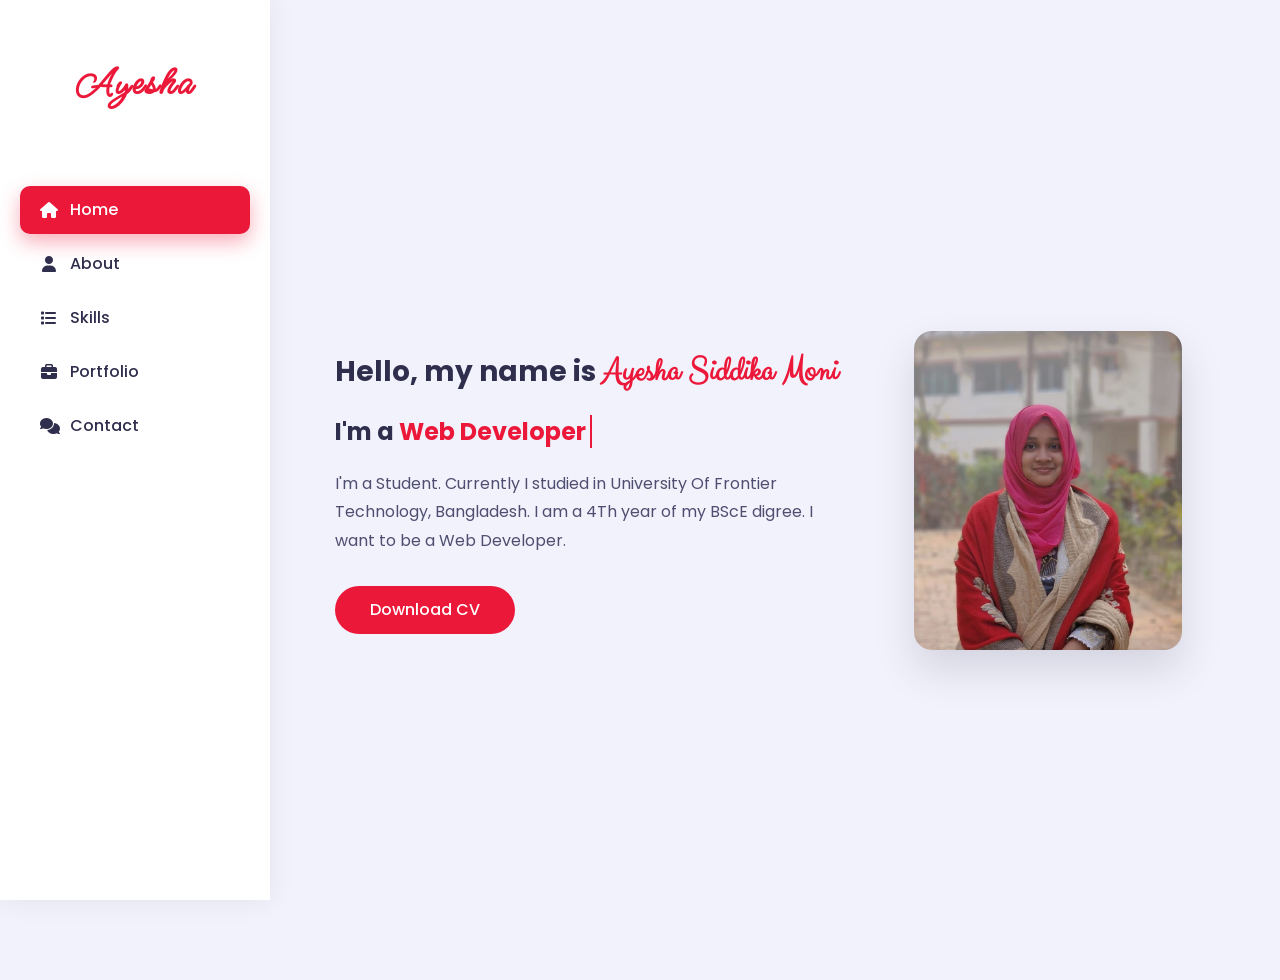
<file: index.html>
<!doctype html>
<html lang="en">
  <head>
    <meta charset="UTF-8" />
    <meta name="viewport" content="width=device-width, initial-scale=1.0" />
    <title>Ayesha Siddika Moni | Portfolio</title>
    <link rel="stylesheet" href="CSS/style.css" />
    <link rel="stylesheet" href="CSS/skin/color-1.css" />
    <link
      rel="stylesheet"
      href="https://cdnjs.cloudflare.com/ajax/libs/font-awesome/6.7.2/css/all.min.css"
    />
  </head>
  <body>
    <div class="main-container">
      <input type="checkbox" id="check" />
      <label for="check" class="checkbtn"><i class="fas fa-bars"></i></label>
      <label for="check" class="nav-overlay"></label>
      <aside class="aside">
        <div class="logo">
          <a href="home.html"><span>Ayesha</span></a>
        </div>
        <ul class="nav">
          <li>
            <a href="home.html" class="active"
              ><i class="fa fa-home"></i>Home</a
            >
          </li>
          <li>
            <a href="about.html"><i class="fa fa-user"></i>About</a>
          </li>
          <li>
            <a href="service.html"><i class="fa fa-list"></i>Skills</a>
          </li>
          <li>
            <a href="portfolio.html"
              ><i class="fa fa-briefcase"></i>Portfolio</a
            >
          </li>
          <li>
            <a href="contact.html"><i class="fa fa-comments"></i>Contact</a>
          </li>
        </ul>
      </aside>
      <div class="main-content">
        <section class="home section">
          <div class="container">
            <div class="row">
              <div class="home-info padd-15">
                <h3 class="hello">
                  Hello, my name is
                  <span class="name">Ayesha Siddika Moni</span>
                </h3>
                <h3 class="my-profession">
                  I'm a <span class="typing">Web Developer</span>
                </h3>
                <p>
                  I'm a Student. Currently I studied in University Of Frontier
                  Technology, Bangladesh. I am a 4Th year of my BScE digree. I
                  want to be a Web Developer.
                </p>
                <a href="CV.pdf" class="btn hire-me">Download CV</a>
              </div>
              <div class="home-img padd-15">
                <img
                  src="images/hero.png"
                  alt="Portrait illustration of Ayesha"
                />
              </div>
            </div>
          </div>
        </section>
      </div>
    </div>
    <script src="js/script.js"></script>
  </body>
</html>
</file>
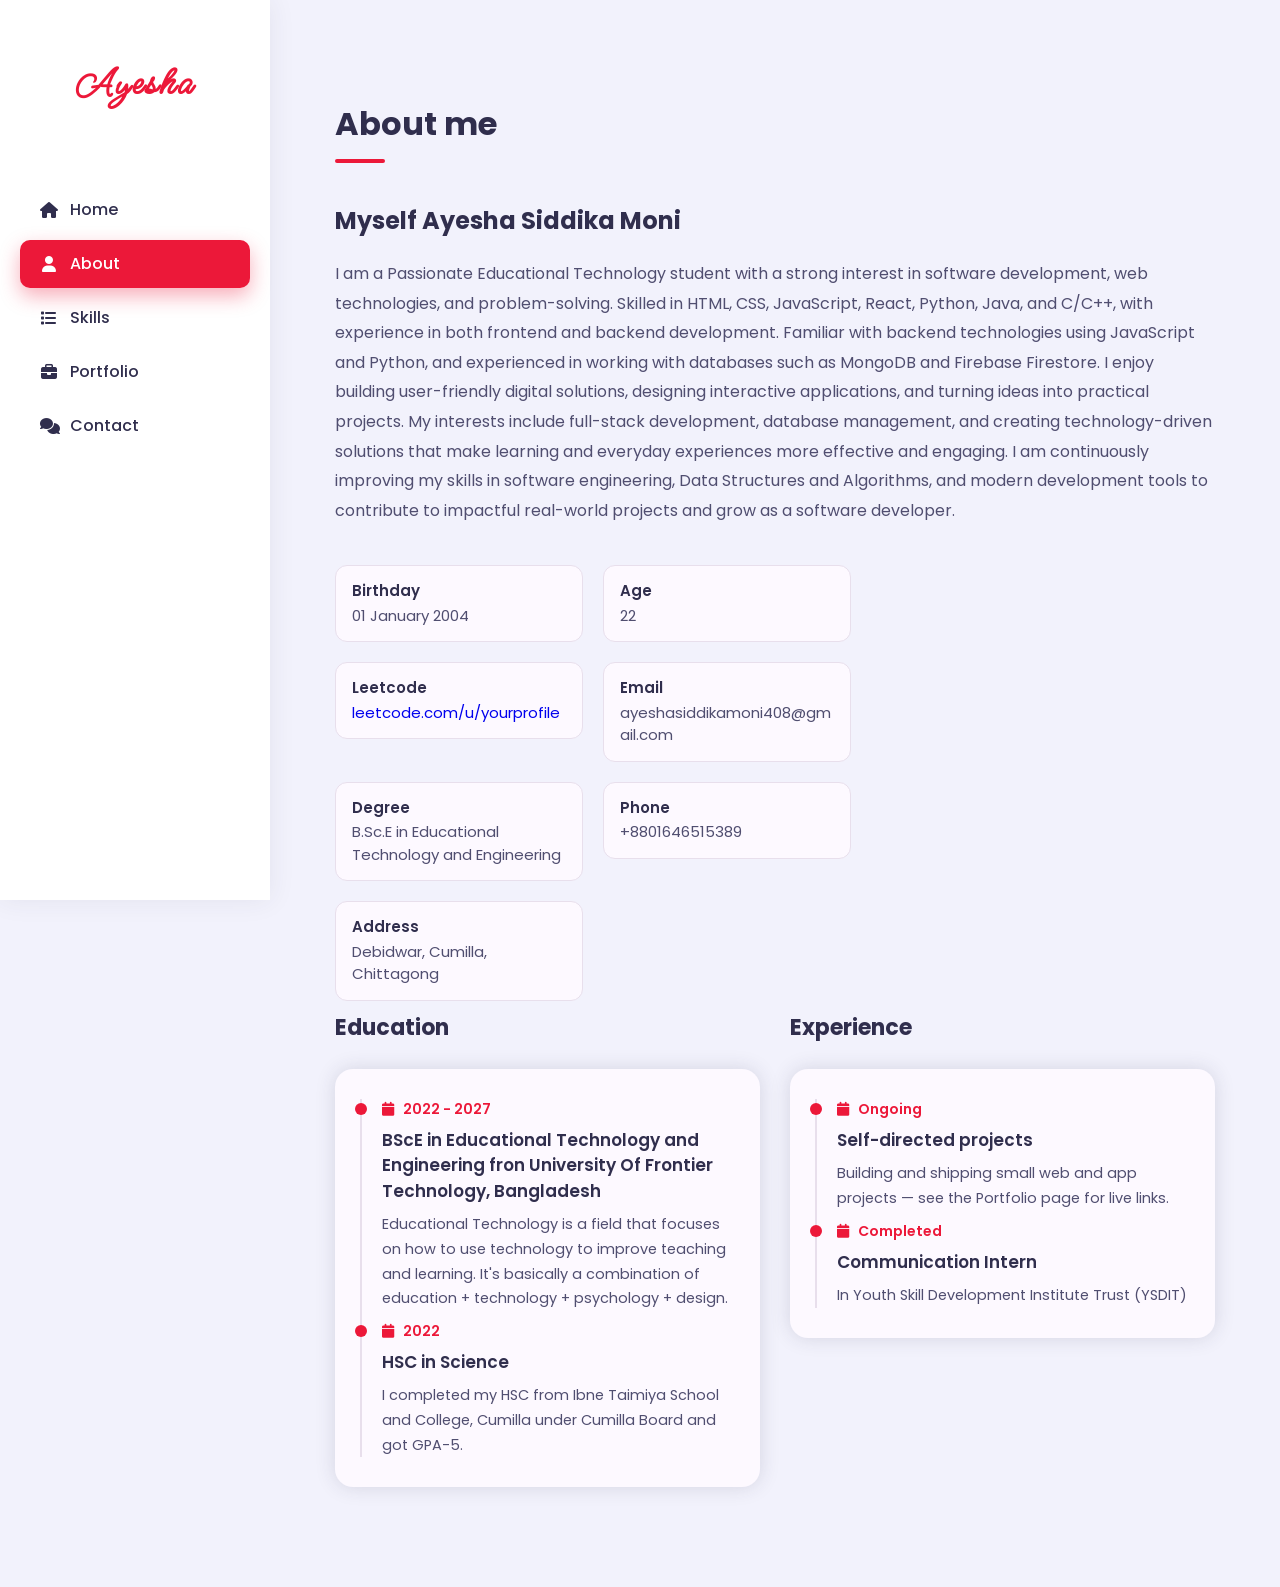
<file: about.html>
<!doctype html>
<html lang="en">
  <head>
    <meta charset="UTF-8" />
    <meta name="viewport" content="width=device-width, initial-scale=1.0" />
    <title>About | Ayesha Siddika Moni</title>
    <link rel="stylesheet" href="CSS/style.css" />
    <link rel="stylesheet" href="CSS/skin/color-1.css" />
    <link
      rel="stylesheet"
      href="https://cdnjs.cloudflare.com/ajax/libs/font-awesome/6.7.2/css/all.min.css"
    />
  </head>
  <body>
    <div class="main-container">
      <input type="checkbox" id="check" />
      <label for="check" class="checkbtn"><i class="fas fa-bars"></i></label>
      <label for="check" class="nav-overlay"></label>
      <aside class="aside">
        <div class="logo">
          <a href="home.html"><span>Ayesha</span></a>
        </div>
        <ul class="nav">
          <li>
            <a href="home.html"><i class="fa fa-home"></i>Home</a>
          </li>
          <li>
            <a href="about.html" class="active"
              ><i class="fa fa-user"></i>About</a
            >
          </li>
          <li>
            <a href="service.html"><i class="fa fa-list"></i>Skills</a>
          </li>
          <li>
            <a href="portfolio.html"
              ><i class="fa fa-briefcase"></i>Portfolio</a
            >
          </li>
          <li>
            <a href="contact.html"><i class="fa fa-comments"></i>Contact</a>
          </li>
        </ul>
      </aside>
      <div class="main-content">
        <section class="about section">
          <div class="container">
            <div class="row">
              <div class="section-title padd-15">
                <h2>About me</h2>
              </div>
            </div>

            <div class="row">
              <div class="about-content padd-15">
                <div class="row">
                  <div class="about-text padd-15">
                    <h3>Myself Ayesha Siddika Moni<span></span></h3>
                    <p>
                      I am a Passionate Educational Technology student with a
                      strong interest in software development, web technologies,
                      and problem-solving. Skilled in HTML, CSS, JavaScript,
                      React, Python, Java, and C/C++, with experience in both
                      frontend and backend development. Familiar with backend
                      technologies using JavaScript and Python, and experienced
                      in working with databases such as MongoDB and Firebase
                      Firestore. I enjoy building user-friendly digital
                      solutions, designing interactive applications, and turning
                      ideas into practical projects. My interests include
                      full-stack development, database management, and creating
                      technology-driven solutions that make learning and
                      everyday experiences more effective and engaging. I am
                      continuously improving my skills in software engineering,
                      Data Structures and Algorithms, and modern development
                      tools to contribute to impactful real-world projects and
                      grow as a software developer.
                    </p>
                  </div>
                </div>

                <div class="row">
                  <div class="personal-info padd-15">
                    <div class="row">
                      <div class="info-item padd-15">
                        <p>Birthday <span>01 January 2004</span></p>
                      </div>
                      <div class="info-item padd-15">
                        <p>Age <span>22</span></p>
                      </div>
                      <div class="info-item padd-15">
                        <p>
                          Leetcode
                          <span
                            ><a
                              href="https://leetcode.com/"
                              target="_blank"
                              rel="noopener"
                              >leetcode.com/u/yourprofile</a
                            ></span
                          >
                        </p>
                      </div>
                      <div class="info-item padd-15">
                        <p>Email <span>ayeshasiddikamoni408@gmail.com</span></p>
                      </div>
                      <div class="info-item padd-15">
                        <p>
                          Degree
                          <span
                            >B.Sc.E in Educational Technology and
                            Engineering</span
                          >
                        </p>
                      </div>
                      <div class="info-item padd-15">
                        <p>Phone <span>+8801646515389</span></p>
                      </div>
                      <div class="info-item padd-15">
                        <p>
                          Address <span>Debidwar, Cumilla, Chittagong</span>
                        </p>
                      </div>
                    </div>
                  </div>
                </div>

                <div class="row">
                  <div class="education padd-15">
                    <h3 class="title">Education</h3>
                    <div class="row">
                      <div class="timeline-box padd-15">
                        <div class="timeline shadow-dark">
                          <div class="timeline-item">
                            <div class="circle-dot"></div>
                            <h3 class="timeline-date">
                              <i class="fa fa-calendar"></i> 2022 - 2027
                            </h3>
                            <h4 class="timeline-title">
                              BScE in Educational Technology and Engineering
                              fron University Of Frontier Technology, Bangladesh
                            </h4>
                            <p class="timeline-text">
                              Educational Technology is a field that focuses on
                              how to use technology to improve teaching and
                              learning. It's basically a combination of
                              education + technology + psychology + design.
                            </p>
                          </div>

                          <div class="timeline-item">
                            <div class="circle-dot"></div>
                            <h3 class="timeline-date">
                              <i class="fa fa-calendar"></i> 2022
                            </h3>
                            <h4 class="timeline-title">HSC in Science</h4>
                            <p class="timeline-text">
                              I completed my HSC from Ibne Taimiya School and
                              College, Cumilla under Cumilla Board and got
                              GPA-5.
                            </p>
                          </div>
                        </div>
                      </div>
                    </div>
                  </div>

                  <div class="experience padd-15">
                    <h3 class="title">Experience</h3>
                    <div class="row">
                      <div class="timeline-box padd-15">
                        <div class="timeline shadow-dark">
                          <div class="timeline-item">
                            <div class="circle-dot"></div>
                            <h3 class="timeline-date">
                              <i class="fa fa-calendar"></i> Ongoing
                            </h3>
                            <h4 class="timeline-title">
                              Self-directed projects
                            </h4>
                            <p class="timeline-text">
                              Building and shipping small web and app projects —
                              see the Portfolio page for live links.
                            </p>
                          </div>
                          <div class="timeline-item">
                            <div class="circle-dot"></div>
                            <h3 class="timeline-date">
                              <i class="fa fa-calendar"></i> Completed
                            </h3>
                            <h4 class="timeline-title">Communication Intern</h4>
                            <p class="timeline-text">
                              In Youth Skill Development Institute Trust (YSDIT)
                            </p>
                          </div>
                        </div>
                      </div>
                    </div>
                  </div>
                </div>
              </div>
            </div>
          </div>
        </section>
      </div>
    </div>
    <script src="js/script.js"></script>
  </body>
</html>
</file>
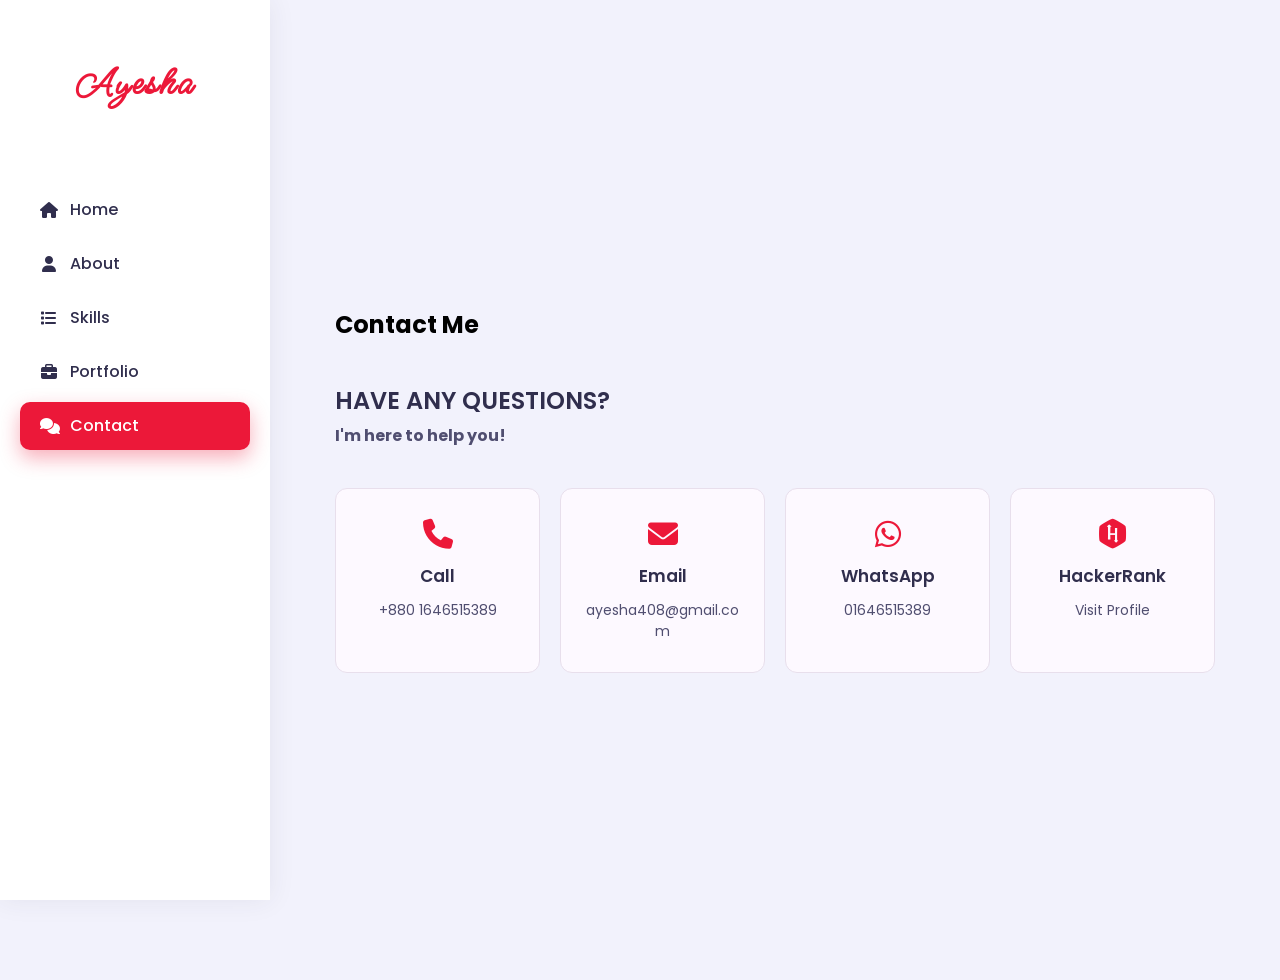
<file: contact.html>
<!DOCTYPE html>
<html lang="en">
  <head>
    <meta charset="UTF-8" />
    <meta name="viewport" content="width=device-width, initial-scale=1.0" />
    <title>Contact | Ayesha Siddika Moni</title>
    <link rel="stylesheet" href="CSS/style.css" />
    <link rel="stylesheet" href="CSS/skin/color-1.css" />
    <link
      rel="stylesheet"
      href="https://cdnjs.cloudflare.com/ajax/libs/font-awesome/6.7.2/css/all.min.css"
    />
  </head>
  <body>
    <div class="main-container">
      <input type="checkbox" id="check" />
      <label for="check" class="checkbtn"><i class="fas fa-bars"></i></label>
      <label for="check" class="nav-overlay"></label>
      <aside class="aside">
        <div class="logo">
          <a href="home.html"><span>Ayesha</span></a>
        </div>
        <ul class="nav">
          <li>
            <a href="home.html"><i class="fa fa-home"></i>Home</a>
          </li>
          <li>
            <a href="about.html"><i class="fa fa-user"></i>About</a>
          </li>
          <li>
            <a href="service.html"><i class="fa fa-list"></i>Skills</a>
          </li>
          <li>
            <a href="portfolio.html"><i class="fa fa-briefcase"></i>Portfolio</a>
          </li>
          <li>
            <a href="contact.html" class="active"><i class="fa fa-comments"></i>Contact</a>
          </li>
        </ul>
      </aside>
      <div class="main-content">
        <section class="contact section">
          <div class="container">
            <div class="row">
              <div class="section-title padd-15">
                <h1>Contact Me</h1>
              </div>
            </div>

            <h3 class="contact-title">Have Any Questions?</h3>
            <h4 class="contact-sub-title">I'm here to help you!</h4>

            <div class="contact-info">
              <div class="contact-card">
                <i class="fa fa-phone"></i>
                <h4>Call</h4>
                <p>+880 1646515389</p>
              </div>

              <div class="contact-card">
                <i class="fa fa-envelope"></i>
                <h4>Email</h4>
                <p>ayesha408@gmail.com</p>
              </div>

              <div class="contact-card">
                <i class="fa-brands fa-whatsapp"></i>
                <h4>WhatsApp</h4>
                <p>01646515389</p>
              </div>

              <div class="contact-card">
                <i class="fa-brands fa-hackerrank"></i>
                <h4>HackerRank</h4>
                <p>
                  <a
                    href="https://www.hackerrank.com/profile/ayeshasiddikamo1"
                    target="_blank"
                    rel="noopener"
                    >Visit Profile</a
                  >
                </p>
              </div>
            </div>
          </div>
        </section>
      </div>
    </div>
    <script src="js/script.js"></script>
  </body>
</html>
</file>
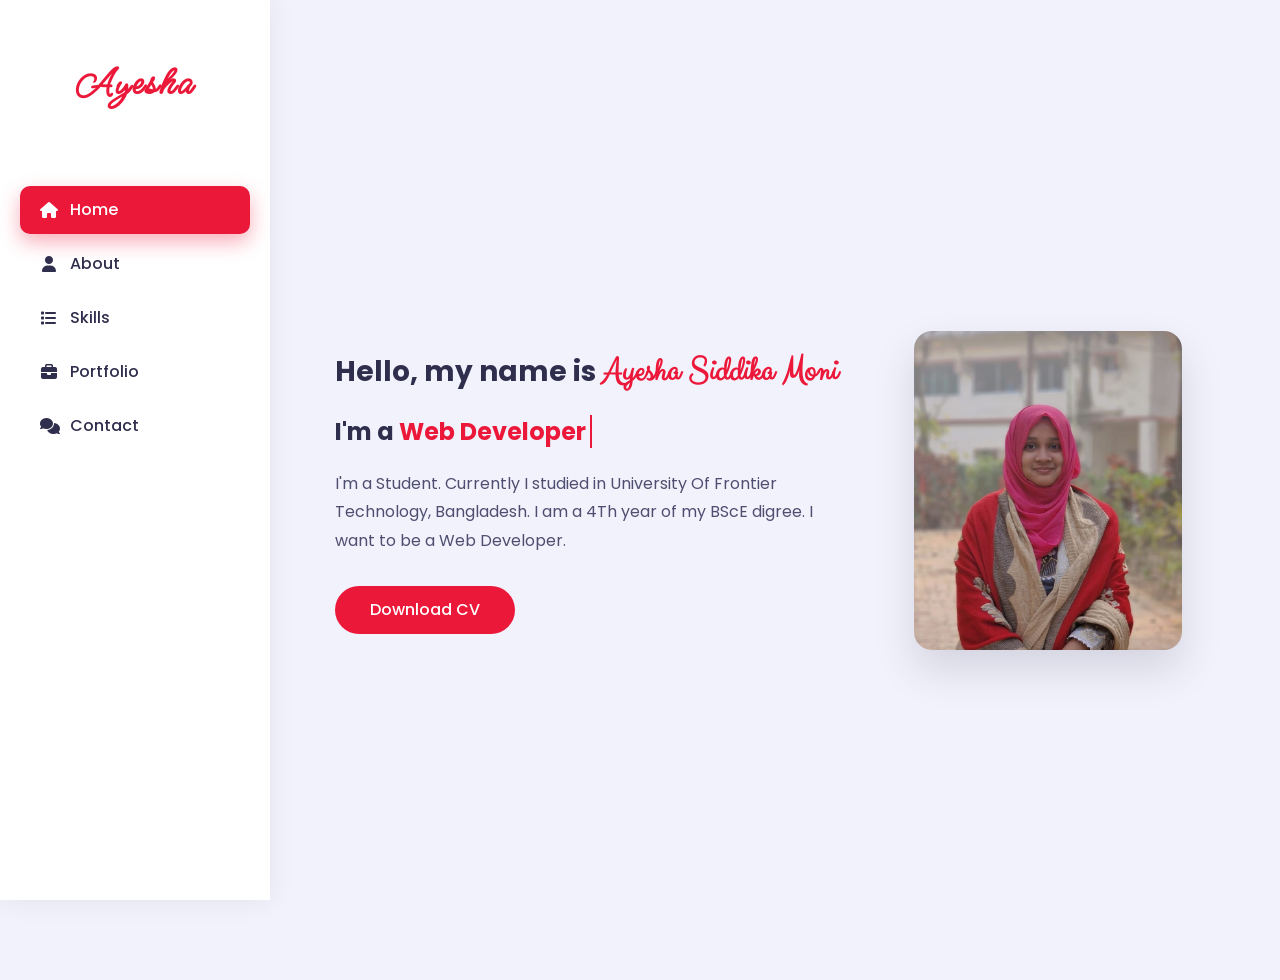
<file: home.html>
<!doctype html>
<html lang="en">
  <head>
    <meta charset="UTF-8" />
    <meta name="viewport" content="width=device-width, initial-scale=1.0" />
    <title>Home | Ayesha Siddika Moni</title>
    <link rel="stylesheet" href="CSS/style.css" />
    <link rel="stylesheet" href="CSS/skin/color-1.css" />
    <link
      rel="stylesheet"
      href="https://cdnjs.cloudflare.com/ajax/libs/font-awesome/6.7.2/css/all.min.css"
    />
  </head>
  <body>
    <div class="main-container">
      <input type="checkbox" id="check" />
      <label for="check" class="checkbtn"><i class="fas fa-bars"></i></label>
      <label for="check" class="nav-overlay"></label>
      <aside class="aside">
        <div class="logo">
          <a href="home.html"><span>Ayesha</span></a>
        </div>
        <ul class="nav">
          <li>
            <a href="home.html" class="active"
              ><i class="fa fa-home"></i>Home</a
            >
          </li>
          <li>
            <a href="about.html"><i class="fa fa-user"></i>About</a>
          </li>
          <li>
            <a href="service.html"><i class="fa fa-list"></i>Skills</a>
          </li>
          <li>
            <a href="portfolio.html"
              ><i class="fa fa-briefcase"></i>Portfolio</a
            >
          </li>
          <li>
            <a href="contact.html"><i class="fa fa-comments"></i>Contact</a>
          </li>
        </ul>
      </aside>
      <div class="main-content">
        <section class="home section">
          <div class="container">
            <div class="row">
              <div class="home-info padd-15">
                <h3 class="hello">
                  Hello, my name is
                  <span class="name">Ayesha Siddika Moni</span>
                </h3>
                <h3 class="my-profession">
                  I'm a <span class="typing">Web Developer</span>
                </h3>
                <p>
                  I'm a Student. Currently I studied in University Of Frontier
                  Technology, Bangladesh. I am a 4Th year of my BScE digree. I
                  want to be a Web Developer.
                </p>
                <a href="CV.pdf" class="btn hire-me">Download CV</a>
              </div>
              <div class="home-img padd-15">
                <img
                  src="images/hero.png"
                  alt="Portrait illustration of Ayesha"
                />
              </div>
            </div>
          </div>
        </section>
      </div>
    </div>
    <script src="js/script.js"></script>
  </body>
</html>
</file>
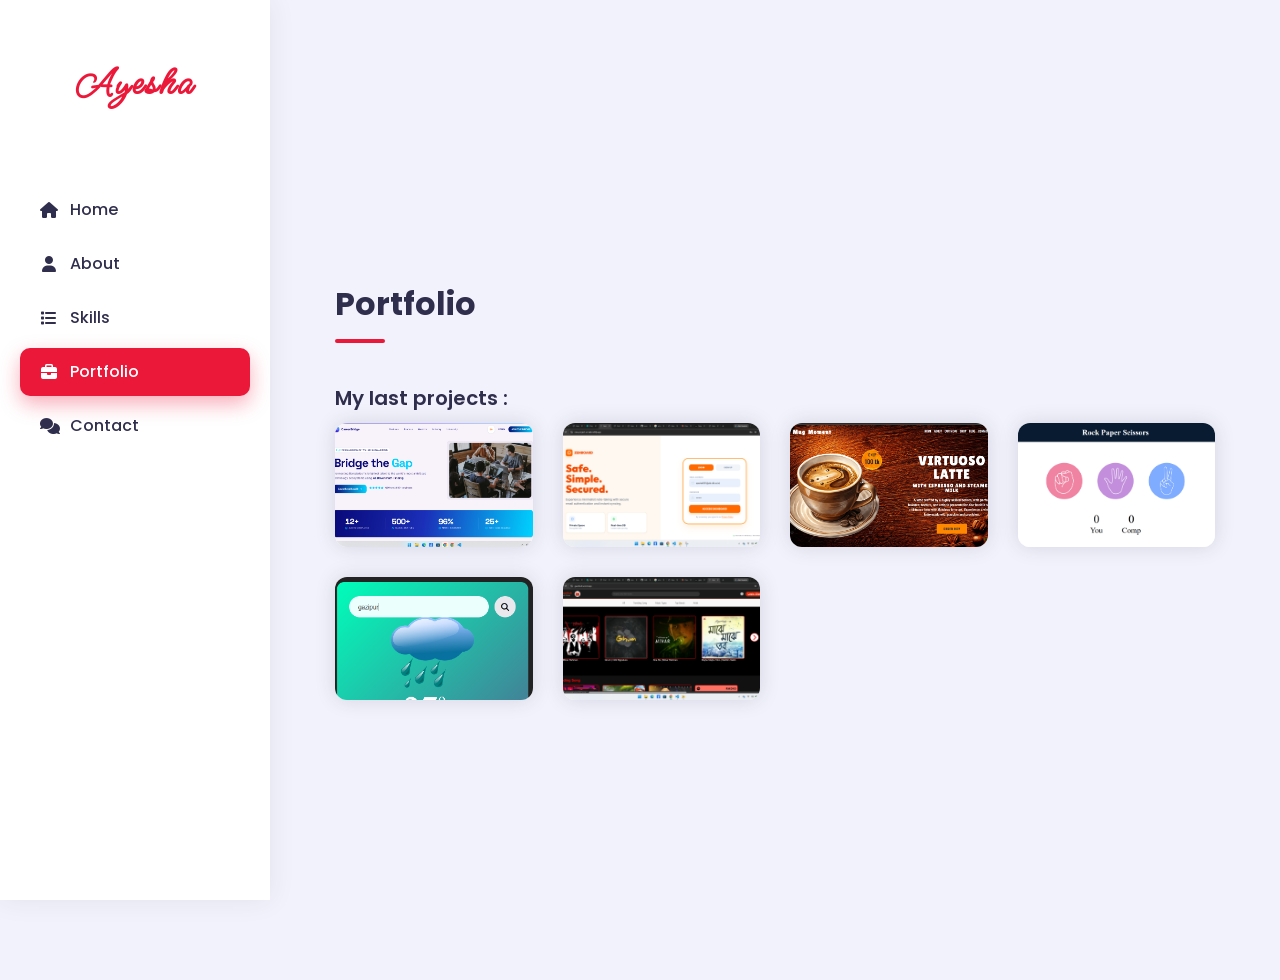
<file: portfolio.html>
<!DOCTYPE html>
<html lang="en">
  <head>
    <meta charset="UTF-8" />
    <meta name="viewport" content="width=device-width, initial-scale=1.0" />
    <title>Portfolio | Ayesha Siddika Moni</title>
    <link rel="stylesheet" href="CSS/style.css" />
    <link rel="stylesheet" href="CSS/skin/color-1.css" />
    <link
      rel="stylesheet"
      href="https://cdnjs.cloudflare.com/ajax/libs/font-awesome/6.7.2/css/all.min.css"
    />
  </head>
  <body>
    <div class="main-container">
      <input type="checkbox" id="check" />
      <label for="check" class="checkbtn"><i class="fas fa-bars"></i></label>
      <label for="check" class="nav-overlay"></label>
      <aside class="aside">
        <div class="logo">
          <a href="home.html"><span>Ayesha</span></a>
        </div>
        <ul class="nav">
          <li>
            <a href="home.html"><i class="fa fa-home"></i>Home</a>
          </li>
          <li>
            <a href="about.html"><i class="fa fa-user"></i>About</a>
          </li>
          <li>
            <a href="service.html"><i class="fa fa-list"></i>Skills</a>
          </li>
          <li>
            <a href="portfolio.html" class="active"><i class="fa fa-briefcase"></i>Portfolio</a>
          </li>
          <li>
            <a href="contact.html"><i class="fa fa-comments"></i>Contact</a>
          </li>
        </ul>
      </aside>
      <div class="main-content">
        <section class="portfolio section">
          <div class="container">
            <div class="row">
              <div class="section-title padd-15">
                <h2>Portfolio</h2>
              </div>
            </div>
            <div class="row">
              <div class="portfolio-heading padd-15">
                <h2>My last projects :</h2>
              </div>
            </div>

            <div class="row portfolio-grid">
              <!-- Populated by js/script.js from the projects array -->
              <div class="portfolio-item padd-15">
                <div class="portfolio-item-inner shadow-dark">
                  <div class="portfolio-img">
                    <img src="images/pic_1.jpg" alt="Project preview" />
                  </div>
                </div>
              </div>
            </div>
          </div>
        </section>
      </div>
    </div>
    <script src="js/script.js"></script>
  </body>
</html>
</file>
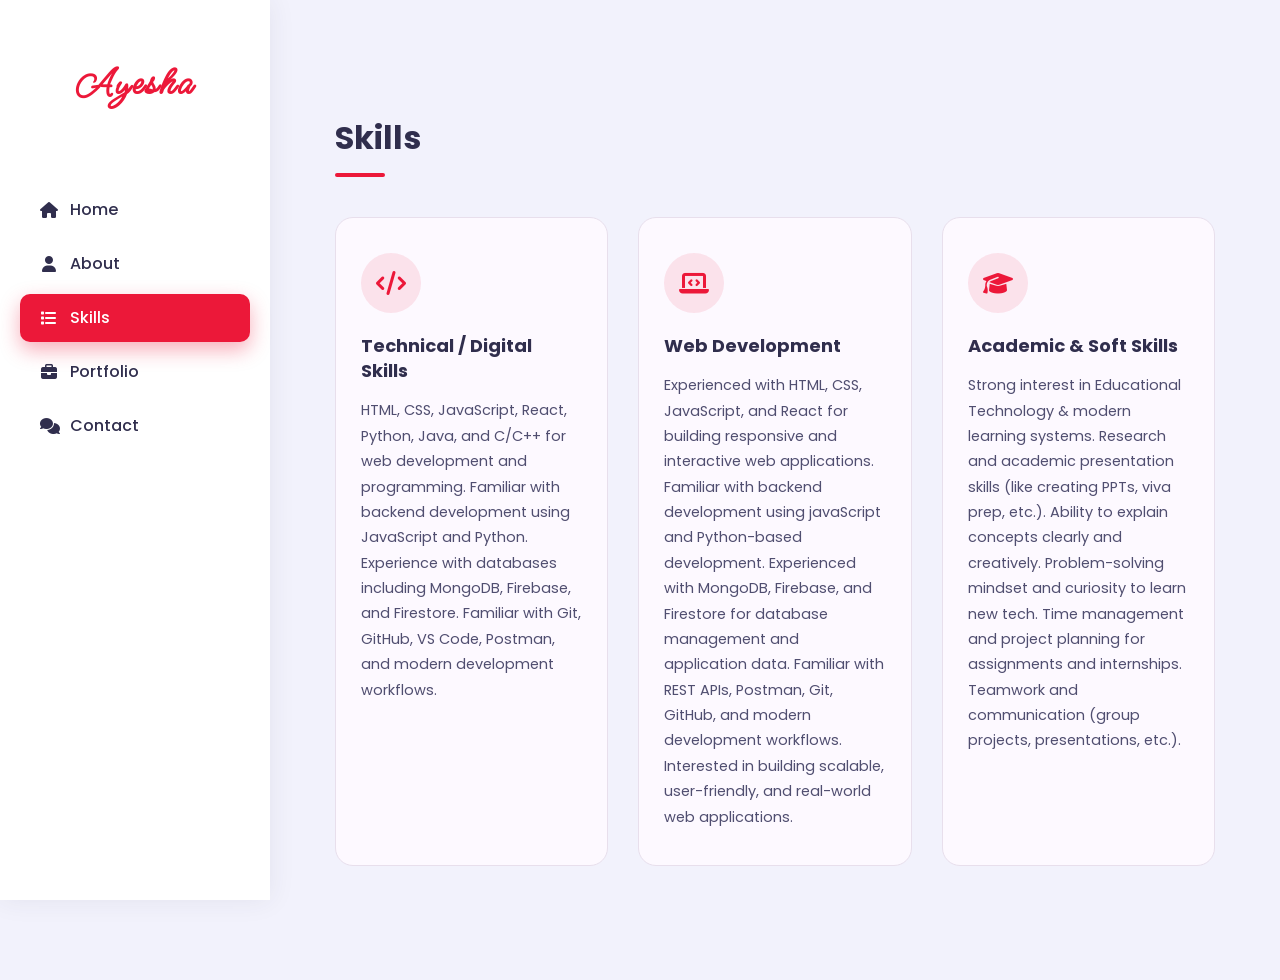
<file: service.html>
<!doctype html>
<html lang="en">
  <head>
    <meta charset="UTF-8" />
    <meta name="viewport" content="width=device-width, initial-scale=1.0" />
    <title>Skills | Ayesha Siddika Moni</title>
    <link rel="stylesheet" href="CSS/style.css" />
    <link rel="stylesheet" href="CSS/skin/color-1.css" />
    <link
      rel="stylesheet"
      href="https://cdnjs.cloudflare.com/ajax/libs/font-awesome/6.7.2/css/all.min.css"
    />
  </head>
  <body>
    <div class="main-container">
      <input type="checkbox" id="check" />
      <label for="check" class="checkbtn"><i class="fas fa-bars"></i></label>
      <label for="check" class="nav-overlay"></label>
      <aside class="aside">
        <div class="logo">
          <a href="home.html"><span>Ayesha</span></a>
        </div>
        <ul class="nav">
          <li>
            <a href="home.html"><i class="fa fa-home"></i>Home</a>
          </li>
          <li>
            <a href="about.html"><i class="fa fa-user"></i>About</a>
          </li>
          <li>
            <a href="service.html" class="active"
              ><i class="fa fa-list"></i>Skills</a
            >
          </li>
          <li>
            <a href="portfolio.html"
              ><i class="fa fa-briefcase"></i>Portfolio</a
            >
          </li>
          <li>
            <a href="contact.html"><i class="fa fa-comments"></i>Contact</a>
          </li>
        </ul>
      </aside>
      <div class="main-content">
        <div class="services section">
          <div class="container">
            <div class="row">
              <div class="section-title padd-15">
                <h2>Skills</h2>
              </div>
            </div>
            <div class="row">
              <div class="service-item padd-15">
                <div class="service-item-inner">
                  <div class="icon">
                    <i class="fa fa-code"></i>
                  </div>
                  <h4>Technical / Digital Skills</h4>
                  <p>
                    HTML, CSS, JavaScript, React, Python, Java, and C/C++ for
                    web development and programming. Familiar with backend
                    development using JavaScript and Python. Experience with
                    databases including MongoDB, Firebase, and Firestore.
                    Familiar with Git, GitHub, VS Code, Postman, and modern
                    development workflows.
                  </p>
                </div>
              </div>
              <div class="service-item padd-15">
                <div class="service-item-inner">
                  <div class="icon">
                    <i class="fa fa-laptop-code"></i>
                  </div>
                  <h4>Web Development</h4>
                  <p>
                    Experienced with HTML, CSS, JavaScript, and React for
                    building responsive and interactive web applications.
                    Familiar with backend development using javaScript and
                    Python-based development. Experienced with MongoDB,
                    Firebase, and Firestore for database management and
                    application data. Familiar with REST APIs, Postman, Git,
                    GitHub, and modern development workflows. Interested in
                    building scalable, user-friendly, and real-world web
                    applications.
                  </p>
                </div>
              </div>
              <div class="service-item padd-15">
                <div class="service-item-inner">
                  <div class="icon">
                    <i class="fa fa-graduation-cap"></i>
                  </div>
                  <h4>Academic & Soft Skills</h4>
                  <p>
                    Strong interest in Educational Technology & modern learning
                    systems. Research and academic presentation skills (like
                    creating PPTs, viva prep, etc.). Ability to explain concepts
                    clearly and creatively. Problem-solving mindset and
                    curiosity to learn new tech. Time management and project
                    planning for assignments and internships. Teamwork and
                    communication (group projects, presentations, etc.).
                  </p>
                </div>
              </div>
            </div>
          </div>
        </div>
      </div>
    </div>
    <script src="js/script.js"></script>
  </body>
</html>
</file>
<file: CSS/style.css>
@import url('https://fonts.googleapis.com/css2?family=Clicker+Script&family=Ms+Madi&family=Poppins:ital,wght@0,100;0,200;0,300;0,400;0,500;0,600;0,700;0,800;0,900;1,100;1,200;1,300;1,400;1,500;1,600;1,700;1,800;1,900&display=swap');

:root {
    --bg-black-900: #f2f2fc;
    --bg-black-100: #fdf9ff;
    --bg-black-50: #e8dfec;
    --text-black-900: #302e4d;
    --text-black-700: #504e70;
    --skin-color: #ec1839;
    --skin-color-rgb: 236, 24, 57;
    --radius-md: 12px;
    --radius-lg: 18px;
}

* {
    margin: 0;
    padding: 0;
    outline: none;
    text-decoration: none;
    box-sizing: border-box;
}

::before, ::after {
    box-sizing: border-box;
}

html {
    scroll-behavior: smooth;
}

body {
    line-height: 1.5;
    font-size: 16px;
    font-family: 'Poppins', sans-serif;
    background: var(--bg-black-900);
    overflow-x: hidden;
}

img {
    max-width: 100%;
    display: block;
}

ul {
    list-style: none;
}

.hidden {
    display: none !important;
}

/* ===== Main Layout ===== */
.main-container {
    position: relative;
    min-height: 100vh;
}

.aside {
    width: 270px;
    background: #fff;
    position: fixed;
    left: 0;
    top: 0;
    height: 100vh;
    padding-top: 40px;
    box-shadow: 0 0 25px rgba(48, 46, 77, 0.08);
    z-index: 1000;
    transition: transform 0.35s ease;
    display: flex;
    flex-direction: column;
}

.aside .logo {
    margin-bottom: 30px;
    text-align: center;
}

.aside .logo a {
    color: var(--text-black-900);
    font-weight: 900;
    font-size: 32px;
    letter-spacing: 3px;
    position: relative;
    display: inline-block;
    padding: 15px;
}

.aside .logo a span {
    font-family: 'Ms Madi', cursive;
    font-size: 40px;
    color: var(--skin-color);
}

/* ===== Nav ===== */
.nav {
    list-style: none;
    padding: 0;
    margin-top: 20px;
    display: block;
}

.nav li {
    margin: 6px 20px;
}

.nav li a {
    display: flex;
    align-items: center;
    padding: 12px 20px;
    font-size: 16px;
    font-weight: 500;
    color: var(--text-black-900);
    border-radius: 10px;
    transition: background 0.25s ease, color 0.25s ease, transform 0.25s ease;
}

.nav i {
    margin-right: 12px;
    width: 18px;
    text-align: center;
}

.nav li a:hover {
    background: rgba(var(--skin-color-rgb), 0.1);
    color: var(--skin-color);
    transform: translateX(4px);
}

.nav li a.active {
    background: var(--skin-color);
    color: #fff;
    box-shadow: 0 8px 20px rgba(var(--skin-color-rgb), 0.35);
}

/* Hamburger */
.checkbtn {
    display: none;
    font-size: 24px;
    cursor: pointer;
    position: fixed;
    top: 18px;
    right: 20px;
    z-index: 1200;
    color: var(--text-black-900);
    background: #fff;
    width: 46px;
    height: 46px;
    align-items: center;
    justify-content: center;
    border-radius: 50%;
    box-shadow: 0 4px 15px rgba(48, 46, 77, 0.15);
    transition: color 0.25s ease;
}

.checkbtn:hover {
    color: var(--skin-color);
}

/* Hide checkbox, driven purely by CSS for a no-JS-required drawer */
#check {
    display: none;
}

/* Tap-outside-to-close backdrop (a <label for="check">, so no JS needed) */
.nav-overlay {
    display: none;
    position: fixed;
    inset: 0;
    background: rgba(48, 46, 77, 0.45);
    z-index: 900;
    cursor: pointer;
}

.main-content {
    margin-left: 270px;
    padding: 40px 50px;
    min-height: 100vh;
}

.container {
    max-width: 1100px;
    width: 100%;
    margin: auto;
    padding: 0 15px;
}

.row {
    display: flex;
    flex-wrap: wrap;
    margin-left: -15px;
    margin-right: -15px;
}

.padd-15 {
    padding-left: 15px;
    padding-right: 15px;
}

.section {
    min-height: 100vh;
    display: flex;
    flex-direction: column;
    justify-content: center;
    padding: 60px 0;
}

.section-title {
    flex: 0 0 100%;
    max-width: 100%;
    margin-bottom: 40px;
}

.section-title h2 {
    font-size: 32px;
    color: var(--text-black-900);
    font-weight: 700;
    position: relative;
    display: inline-block;
    padding-bottom: 15px;
}

.section-title h2::before {
    content: '';
    height: 4px;
    width: 50px;
    background-color: var(--skin-color);
    position: absolute;
    bottom: 0;
    left: 0;
    border-radius: 4px;
}

.btn {
    font-size: 16px;
    font-weight: 500;
    padding: 12px 35px;
    color: white;
    border-radius: 40px;
    display: inline-block;
    white-space: nowrap;
    border: none;
    background: var(--skin-color);
    transition: all 0.3s ease;
    cursor: pointer;
}

.btn:hover {
    transform: translateY(-3px) scale(1.03);
    box-shadow: 0 10px 20px rgba(var(--skin-color-rgb), 0.35);
}

.shadow-dark {
    box-shadow: 0 0 20px rgba(48, 46, 77, 0.15);
}

/* ===== Home Section ===== */
.home {
    min-height: 100vh;
    color: var(--text-black-900);
}

.home .row {
    align-items: center;
}

.home .home-info {
    flex: 0 0 60%;
    max-width: 60%;
}

.home .home-img {
    flex: 0 0 40%;
    max-width: 40%;
    text-align: center;
}

h3.hello {
    font-size: 28px;
    margin-bottom: 15px;
}

h3.hello span {
    font-family: 'Clicker Script', cursive;
    font-size: 35px;
    font-weight: 700;
    color: var(--skin-color);
}

h3.my-profession {
    font-size: 24px;
    margin-bottom: 20px;
}

.typing {
    color: var(--skin-color);
    border-right: 2px solid var(--skin-color);
    padding-right: 4px;
}

.home-info p {
    margin-bottom: 30px;
    font-size: 16px;
    color: var(--text-black-700);
    line-height: 1.8;
    max-width: 520px;
}

.home .home-img img {
    max-width: 80%;
    height: auto;
    border-radius: var(--radius-lg);
    box-shadow: 0 20px 40px rgba(48, 46, 77, 0.15);
    margin: 0 auto;
}

/* ===== About Section ===== */
.about .about-content .about-text h3 {
    font-size: 24px;
    margin-bottom: 20px;
    font-weight: 700;
    color: var(--text-black-900);
}

.about .about-content .about-text h3 span {
    color: var(--skin-color);
}

.about .about-content .about-text p {
    color: var(--text-black-700);
    line-height: 1.85;
}

.about .row {
    display: flex;
    flex-wrap: wrap;
}

.about .about-content .personal-info {
    flex: 0 0 60%;
    max-width: 60%;
    margin-top: 30px;
}

.about .about-content .personal-info .row {
    margin-left: -10px;
    margin-right: -10px;
}

.info-item {
    flex: 0 0 50%;
    max-width: 50%;
    padding: 10px;
}

.info-item p {
    font-size: 15px;
    font-weight: 600;
    color: var(--text-black-900);
    background: var(--bg-black-100);
    border: 1px solid var(--bg-black-50);
    border-radius: var(--radius-md);
    padding: 14px 16px;
    word-break: break-word;
}

.info-item p span {
    font-weight: 400;
    color: var(--text-black-700);
    display: block;
    margin-top: 2px;
}

.about .about-content .skills {
    flex: 0 0 40%;
    max-width: 40%;
    margin-top: 30px;
}

.skill-item {
    margin-bottom: 25px;
}

.skill-item h5 {
    color: var(--text-black-900);
    margin-bottom: 8px;
    font-weight: 600;
    letter-spacing: 0.5px;
}

.progress {
    background: var(--bg-black-50);
    height: 10px;
    border-radius: 5px;
    position: relative;
    overflow: hidden;
}

.progress-in {
    height: 100%;
    background: var(--skin-color);
    border-radius: 5px;
    animation: progressFill 1.5s ease-out forwards;
}

.skill-percent {
    position: absolute;
    right: 0;
    top: -25px;
    font-size: 14px;
    font-weight: 600;
    color: var(--text-black-900);
}

.buttons {
    display: flex;
    flex-wrap: wrap;
    gap: 15px;
    margin-top: 25px;
}

.education,
.experience {
    flex: 0 0 50%;
    max-width: 50%;
}

.education .title,
.experience .title {
    font-size: 22px;
    color: var(--text-black-900);
    margin-bottom: 25px;
    font-weight: 700;
}

.timeline-box {
    width: 100%;
}

.timeline {
    background: var(--bg-black-100);
    border-radius: var(--radius-lg);
    padding: 30px 25px;
}

.timeline-item {
    position: relative;
    padding-left: 20px;
    border-left: 2px solid var(--bg-black-50);
    padding-bottom: 10px;
}

.timeline-item:last-child {
    padding-bottom: 0;
}

.circle-dot {
    position: absolute;
    left: -7px;
    top: 4px;
    width: 12px;
    height: 12px;
    border-radius: 50%;
    background: var(--skin-color);
}

.timeline-date {
    font-size: 14px;
    color: var(--skin-color);
    font-weight: 600;
    margin-bottom: 8px;
}

.timeline-date i {
    margin-right: 6px;
}

.timeline-title {
    font-size: 17px;
    color: var(--text-black-900);
    margin-bottom: 8px;
    font-weight: 600;
}

.timeline-text {
    color: var(--text-black-700);
    font-size: 14.5px;
    line-height: 1.7;
}

/* ===== Services ===== */
.services .row,
.service .row {
    display: flex;
    flex-wrap: wrap;
}

.service-item {
    flex: 0 0 33.333%;
    max-width: 33.333%;
}

.service-item-inner {
    background: var(--bg-black-100);
    border: 1px solid var(--bg-black-50);
    border-radius: var(--radius-lg);
    padding: 35px 25px;
    height: 100%;
    transition: all 0.3s ease;
}

.service-item-inner:hover {
    transform: translateY(-8px);
    box-shadow: 0 15px 30px rgba(48, 46, 77, 0.12);
    border-color: transparent;
}

.service-item-inner .icon {
    width: 60px;
    height: 60px;
    display: flex;
    align-items: center;
    justify-content: center;
    background: rgba(var(--skin-color-rgb), 0.1);
    border-radius: 50%;
    margin-bottom: 20px;
}

.service-item-inner .icon i {
    font-size: 24px;
    color: var(--skin-color);
}

.service-item-inner h4 {
    font-size: 18px;
    color: var(--text-black-900);
    margin-bottom: 15px;
    font-weight: 700;
    line-height: 1.4;
}

.service-item-inner p {
    color: var(--text-black-700);
    font-size: 14.5px;
    line-height: 1.75;
}

/* ===== Portfolio ===== */
.portfolio-heading h2 {
    font-size: 20px;
    color: var(--text-black-900);
    font-weight: 600;
    margin-bottom: 10px;
}

.portfolio .portfolio-grid {
    display: grid;
    grid-template-columns: repeat(3, 1fr);
    gap: 30px;
    margin: 0;
}

.portfolio .portfolio-grid .portfolio-item {
    width: 100%;
    max-width: 100%;
    flex: none;
    padding: 0;
}

.portfolio-item-inner {
    height: 100%;
    border-radius: var(--radius-md);
    overflow: hidden;
    transition: all 0.3s ease;
    background: #fff;
}

.portfolio-item-inner:hover {
    transform: translateY(-10px);
    box-shadow: 0 20px 35px rgba(48, 46, 77, 0.18);
}

.portfolio-img {
    aspect-ratio: 16 / 10;
    overflow: hidden;
}

.portfolio-img img {
    width: 100%;
    height: 100%;
    object-fit: cover;
    object-position: top;
    transition: transform 0.5s ease;
}

.portfolio-item-inner:hover img {
    transform: scale(1.08);
}

/* ===== Contact Section ===== */
.contact-title {
    font-size: 24px;
    font-weight: 600;
    margin-bottom: 5px;
    text-transform: uppercase;
    color: var(--text-black-900);
}

.contact-sub-title {
    font-size: 16px;
    color: var(--text-black-700);
    margin-bottom: 30px;
}

.contact-info {
    display: grid;
    grid-template-columns: repeat(4, 1fr);
    gap: 20px;
    margin-top: 40px;
}

.contact-card {
    background: var(--bg-black-100);
    border-radius: var(--radius-md);
    padding: 30px 20px;
    text-align: center;
    transition: all 0.3s ease;
    border: 1px solid var(--bg-black-50);
}

.contact-card:hover {
    transform: translateY(-10px);
    box-shadow: 0 15px 30px rgba(48, 46, 77, 0.12);
    border-color: transparent;
}

.contact-card i {
    font-size: 30px;
    color: var(--skin-color);
    margin-bottom: 15px;
}

.contact-card h4 {
    font-size: 17px;
    margin-bottom: 10px;
    font-weight: 600;
    color: var(--text-black-900);
}

.contact-card p,
.contact-card a {
    font-size: 14px;
    color: var(--text-black-700);
    word-break: break-word;
}

.contact-card a:hover {
    color: var(--skin-color);
}

/* ===== Animation for skill bars ===== */
@keyframes progressFill {
    from { width: 0; }
    to { width: var(--progress-width, 100%); }
}

/* ================================================================ */
/* ===== Responsive Design ===== */
/* ================================================================ */

@media (max-width: 1199px) {
    .container {
        max-width: 960px;
    }
}

@media (max-width: 991px) {
    .container {
        max-width: 720px;
    }

    .main-content {
        margin-left: 0;
        padding: 90px 25px 40px;
    }

    /* ---- Sidebar becomes an off-canvas drawer ---- */
    .aside {
        transform: translateX(-100%);
    }

    #check:checked ~ .aside {
        transform: translateX(0);
    }

    .checkbtn {
        display: flex;
    }

    #check:checked ~ .checkbtn i::before {
        content: "\f00d";
    }

    #check:checked ~ .nav-overlay {
        display: block;
    }

    /* Home section - stack vertically with image on top */
    .home {
        min-height: auto;
        padding-top: 20px;
    }

    .home .row {
        flex-direction: column;
        align-items: center;
        text-align: center;
    }

    .home .home-info,
    .home .home-img {
        flex: 0 0 100%;
        max-width: 100%;
    }

    .home .home-img {
        order: -1;
        margin-bottom: 30px;
    }

    .home .home-img img {
        max-width: 55%;
        min-width: 220px;
    }

    .home-info p {
        margin-left: auto;
        margin-right: auto;
    }

    /* About section: everything stacks to one column */
    .about .about-content .personal-info,
    .about .about-content .skills,
    .education,
    .experience {
        flex: 0 0 100%;
        max-width: 100%;
    }

    .about .about-content .skills {
        margin-top: 10px;
    }

    .experience {
        margin-top: 30px;
    }

    .buttons {
        justify-content: center;
    }

    /* Services - 2 columns on tablet */
    .service-item {
        flex: 0 0 50%;
        max-width: 50%;
        margin-bottom: 30px;
    }

    /* Portfolio - 2 columns on tablet */
    .portfolio .portfolio-grid {
        grid-template-columns: repeat(2, 1fr);
    }

    /* Contact - 2 columns on tablet */
    .contact-info {
        grid-template-columns: repeat(2, 1fr);
    }
}

@media (min-width: 1200px) {
    .portfolio .portfolio-grid {
        grid-template-columns: repeat(4, 1fr);
    }
}

@media (max-width: 767px) {
    .container {
        max-width: 540px;
    }

    .main-content {
        padding: 85px 18px 30px;
    }

    .section {
        padding: 40px 0;
    }

    .section-title h2 {
        font-size: 26px;
    }

    h3.hello {
        font-size: 22px;
    }

    h3.hello span {
        font-size: 26px;
    }

    h3.my-profession {
        font-size: 19px;
    }

    .home-info p {
        font-size: 14.5px;
    }

    .home .home-img img {
        max-width: 65%;
        min-width: 190px;
    }

    /* About */
    .info-item {
        flex: 0 0 100%;
        max-width: 100%;
    }

    .about .about-content .about-text h3 {
        font-size: 21px;
    }

    /* Services - 1 column on mobile */
    .service-item {
        flex: 0 0 100%;
        max-width: 100%;
    }

    /* Portfolio - 1 column on mobile */
    .portfolio .portfolio-grid {
        grid-template-columns: 1fr;
        gap: 20px;
    }

    /* Contact - 1 column on mobile */
    .contact-info {
        grid-template-columns: 1fr;
    }

    .btn {
        padding: 11px 28px;
        font-size: 14.5px;
    }
}

@media (max-width: 575px) {
    .container {
        padding: 0 10px;
    }

    .aside {
        width: 240px;
    }

    .main-content {
        padding: 80px 15px 30px;
    }

    .section-title h2 {
        font-size: 22px;
    }

    .home .home-img img {
        max-width: 75%;
        min-width: 160px;
    }

    h3.hello {
        font-size: 20px;
    }

    h3.hello span {
        font-size: 23px;
    }

    h3.my-profession {
        font-size: 17px;
    }

    .home-info p {
        font-size: 13.5px;
        line-height: 1.65;
    }

    .contact-card {
        padding: 22px 16px;
    }

    .timeline {
        padding: 22px 16px;
    }

    .service-item-inner {
        padding: 28px 20px;
    }
}
</file>
<file: CSS/skin/color-1.css>
/* Skin file — swap this to re-theme the site's accent color */
:root {
    --skin-color: #ec1839;
    --skin-color-rgb: 236, 24, 57;
}
</file>
